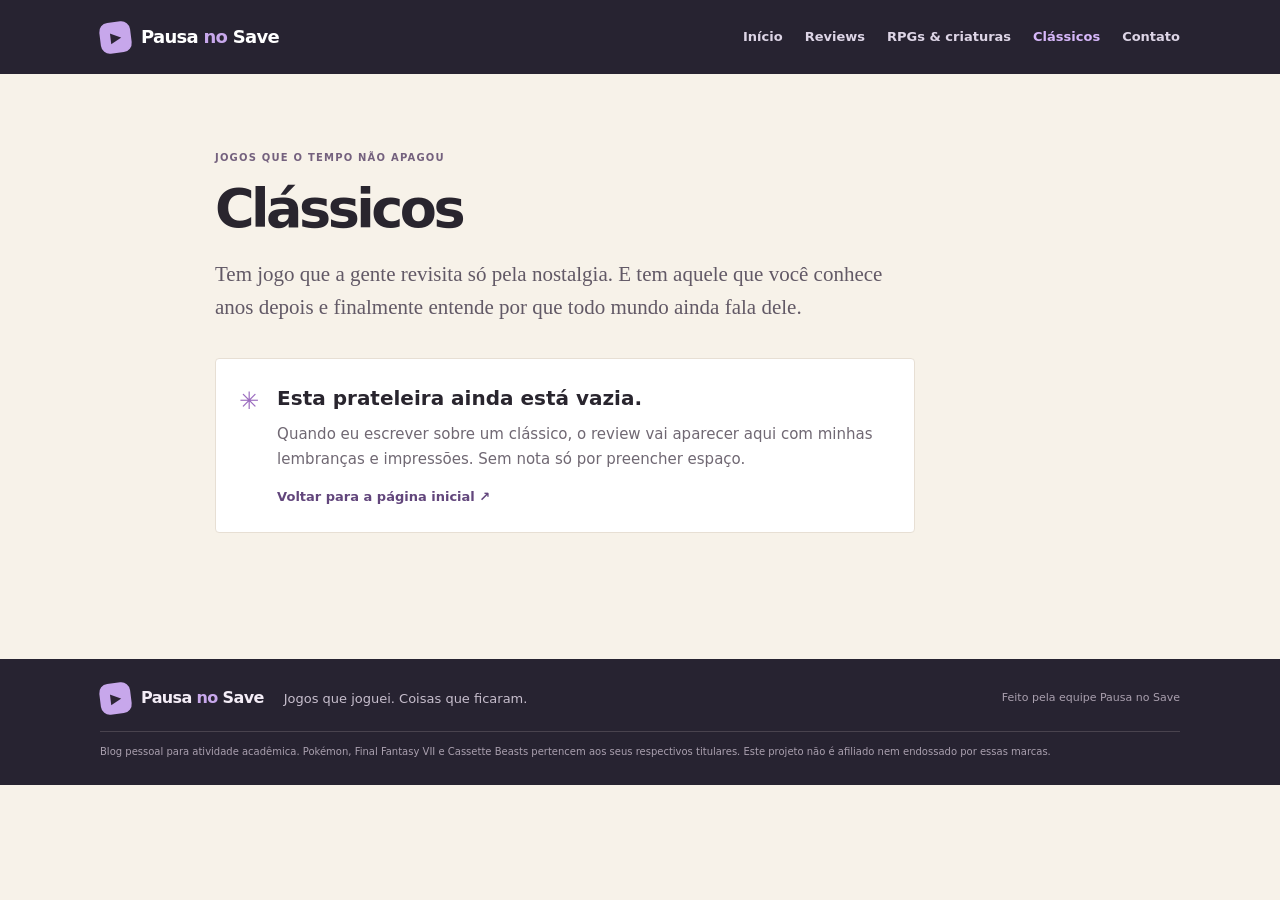
<file: classicos.html>
<!doctype html>
<html lang="pt-BR">
  <head>
    <meta charset="utf-8">
    <meta name="viewport" content="width=device-width,initial-scale=1">
    <meta name="description" content="Reviews de jogos clássicos e lembranças de videogame.">
    <meta name="theme-color" content="#f7f2e9">
    <title>Clássicos | Pausa no Save</title>
    <link rel="stylesheet" href="styles.css">
    <script src="script.js" defer></script>
  </head>
  <body>
     <a class="skip" href="#main">Pular para o conteúdo</a>
    <header class="site-header">
      <div class="header-inner">
         <a class="brand" href="index.html"><span class="brand-icon" aria-hidden="true">▶</span><span>Pausa <i>no</i> Save</span></a>
        <button class="menu-toggle" aria-expanded="false" aria-controls="main-nav"><span class="sr-only">Abrir menu</span><b></b><b></b><b></b> </button>
        <nav id="main-nav" aria-label="Navegação principal">
          <a href="index.html">Início</a>
          <a href="reviews.html">Reviews</a>
          <a href="rpgs.html">RPGs & criaturas</a>
          <a href="classicos.html" aria-current="page" class="active">Clássicos</a>
          <a href="contato.html">Contato</a>
        </nav>
      </div>
    </header>
    <main id="main">
      <section class="simple-page wrap">
        <p class="kicker">JOGOS QUE O TEMPO NÃO APAGOU </p>
        <h1>Clássicos </h1>
        <p class="dek">Tem jogo que a gente revisita só pela nostalgia. E tem aquele que você conhece anos depois e finalmente entende por que todo mundo ainda fala dele. </p>
        <div class="empty-note">
           <span>✳</span>
          <div>
            <h2>Esta prateleira ainda está vazia. </h2>
            <p>Quando eu escrever sobre um clássico, o review vai aparecer aqui com minhas lembranças e impressões. Sem nota só por preencher espaço. </p>
             <a href="index.html">Voltar para a página inicial ↗</a>
          </div>
        </div>
      </section>
    </main>
    <footer class="footer">
      <div class="wrap footer-top">
         <a class="brand" href="index.html"><span class="brand-icon">▶</span><span>Pausa <i>no</i> Save</span></a>
        <p>Jogos que joguei. Coisas que ficaram. </p>
         <span>Feito pela equipe Pausa no Save</span>
      </div>
      <div class="wrap legal">
         Blog pessoal para atividade acadêmica. Pokémon, Final Fantasy VII e Cassette Beasts pertencem aos seus respectivos titulares. Este projeto não é afiliado nem endossado por essas marcas.
      </div>
    </footer>
  </body>
</html>
</file>
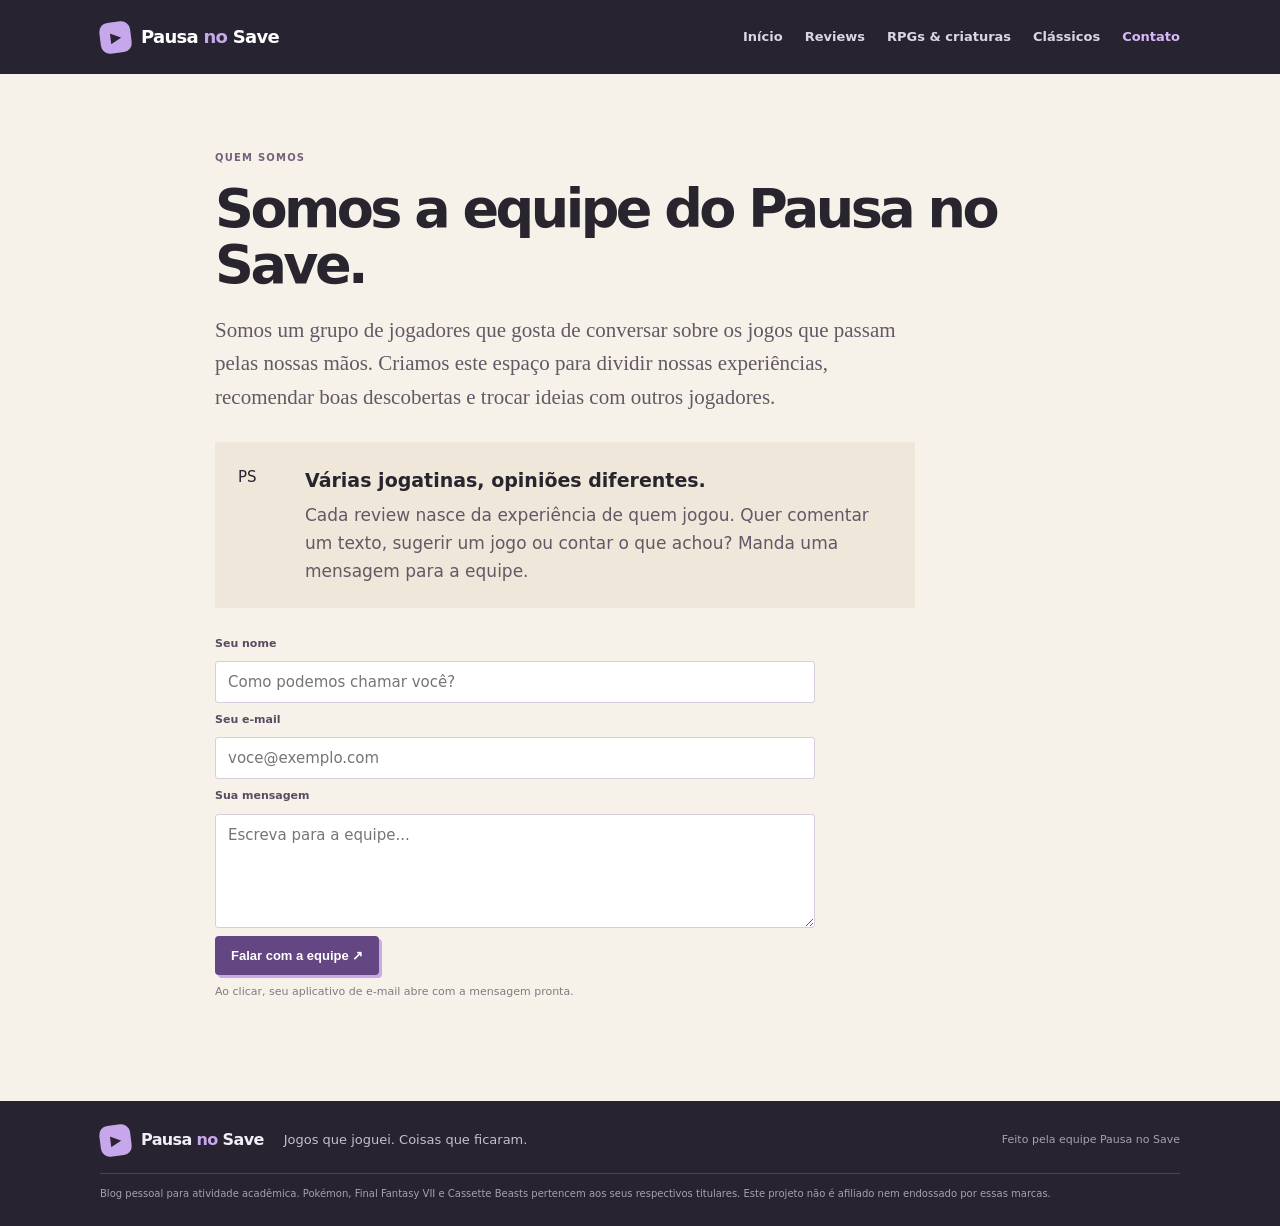
<file: contato.html>
<!doctype html>
<html lang="pt-BR">
  <head>
    <meta charset="utf-8">
    <meta name="viewport" content="width=device-width,initial-scale=1">
    <meta name="description" content="Conheça a equipe do Pausa no Save e envie uma mensagem.">
    <meta name="theme-color" content="#f7f2e9">
    <title>Contato | Pausa no Save</title>
    <link rel="stylesheet" href="styles.css">
    <script src="script.js" defer></script>
  </head>
  <body>
     <a class="skip" href="#main">Pular para o conteúdo</a>
    <header class="site-header">
      <div class="header-inner">
         <a class="brand" href="index.html"><span class="brand-icon" aria-hidden="true">▶</span><span>Pausa <i>no</i> Save</span></a>
        <button class="menu-toggle" aria-expanded="false" aria-controls="main-nav"><span class="sr-only">Abrir menu</span><b></b><b></b><b></b> </button>
        <nav id="main-nav" aria-label="Navegação principal">
          <a href="index.html">Início</a>
          <a href="reviews.html">Reviews</a>
          <a href="rpgs.html">RPGs & criaturas</a>
          <a href="classicos.html">Clássicos</a>
          <a href="contato.html" aria-current="page" class="active">Contato</a>
        </nav>
      </div>
    </header>
    <main id="main">
      <section class="simple-page wrap about-page">
        <p class="kicker">QUEM SOMOS </p>
        <h1>Somos a equipe do Pausa no Save. </h1>
        <p class="dek">Somos um grupo de jogadores que gosta de conversar sobre os jogos que passam pelas nossas mãos. Criamos este espaço para dividir nossas experiências, recomendar boas descobertas e trocar ideias com outros jogadores. </p>
        <div class="about-card">
           <span class="avatar avatar-large">PS</span>
          <div>
            <h2>Várias jogatinas, opiniões diferentes. </h2>
            <p>Cada review nasce da experiência de quem jogou. Quer comentar um texto, sugerir um jogo ou contar o que achou? Manda uma mensagem para a equipe. </p>
          </div>
        </div>
        <form id="contact-form" class="contact-form">
          <label for="name">Seu nome </label>
          <input id="name" name="name" required placeholder="Como podemos chamar você?">
          <label for="email">Seu e-mail </label>
          <input id="email" name="email" type="email" required placeholder="voce@exemplo.com">
          <label for="message">Sua mensagem </label>
           <textarea id="message" name="message" rows="5" required placeholder="Escreva para a equipe..."></textarea>
          <button class="button">Falar com a equipe ↗ </button>
          <small>Ao clicar, seu aplicativo de e-mail abre com a mensagem pronta. </small>
        </form>
      </section>
    </main>
    <footer class="footer">
      <div class="wrap footer-top">
         <a class="brand" href="index.html"><span class="brand-icon">▶</span><span>Pausa <i>no</i> Save</span></a>
        <p>Jogos que joguei. Coisas que ficaram. </p>
         <span>Feito pela equipe Pausa no Save</span>
      </div>
      <div class="wrap legal">
         Blog pessoal para atividade acadêmica. Pokémon, Final Fantasy VII e Cassette Beasts pertencem aos seus respectivos titulares. Este projeto não é afiliado nem endossado por essas marcas.
      </div>
    </footer>
  </body>
</html>
</file>
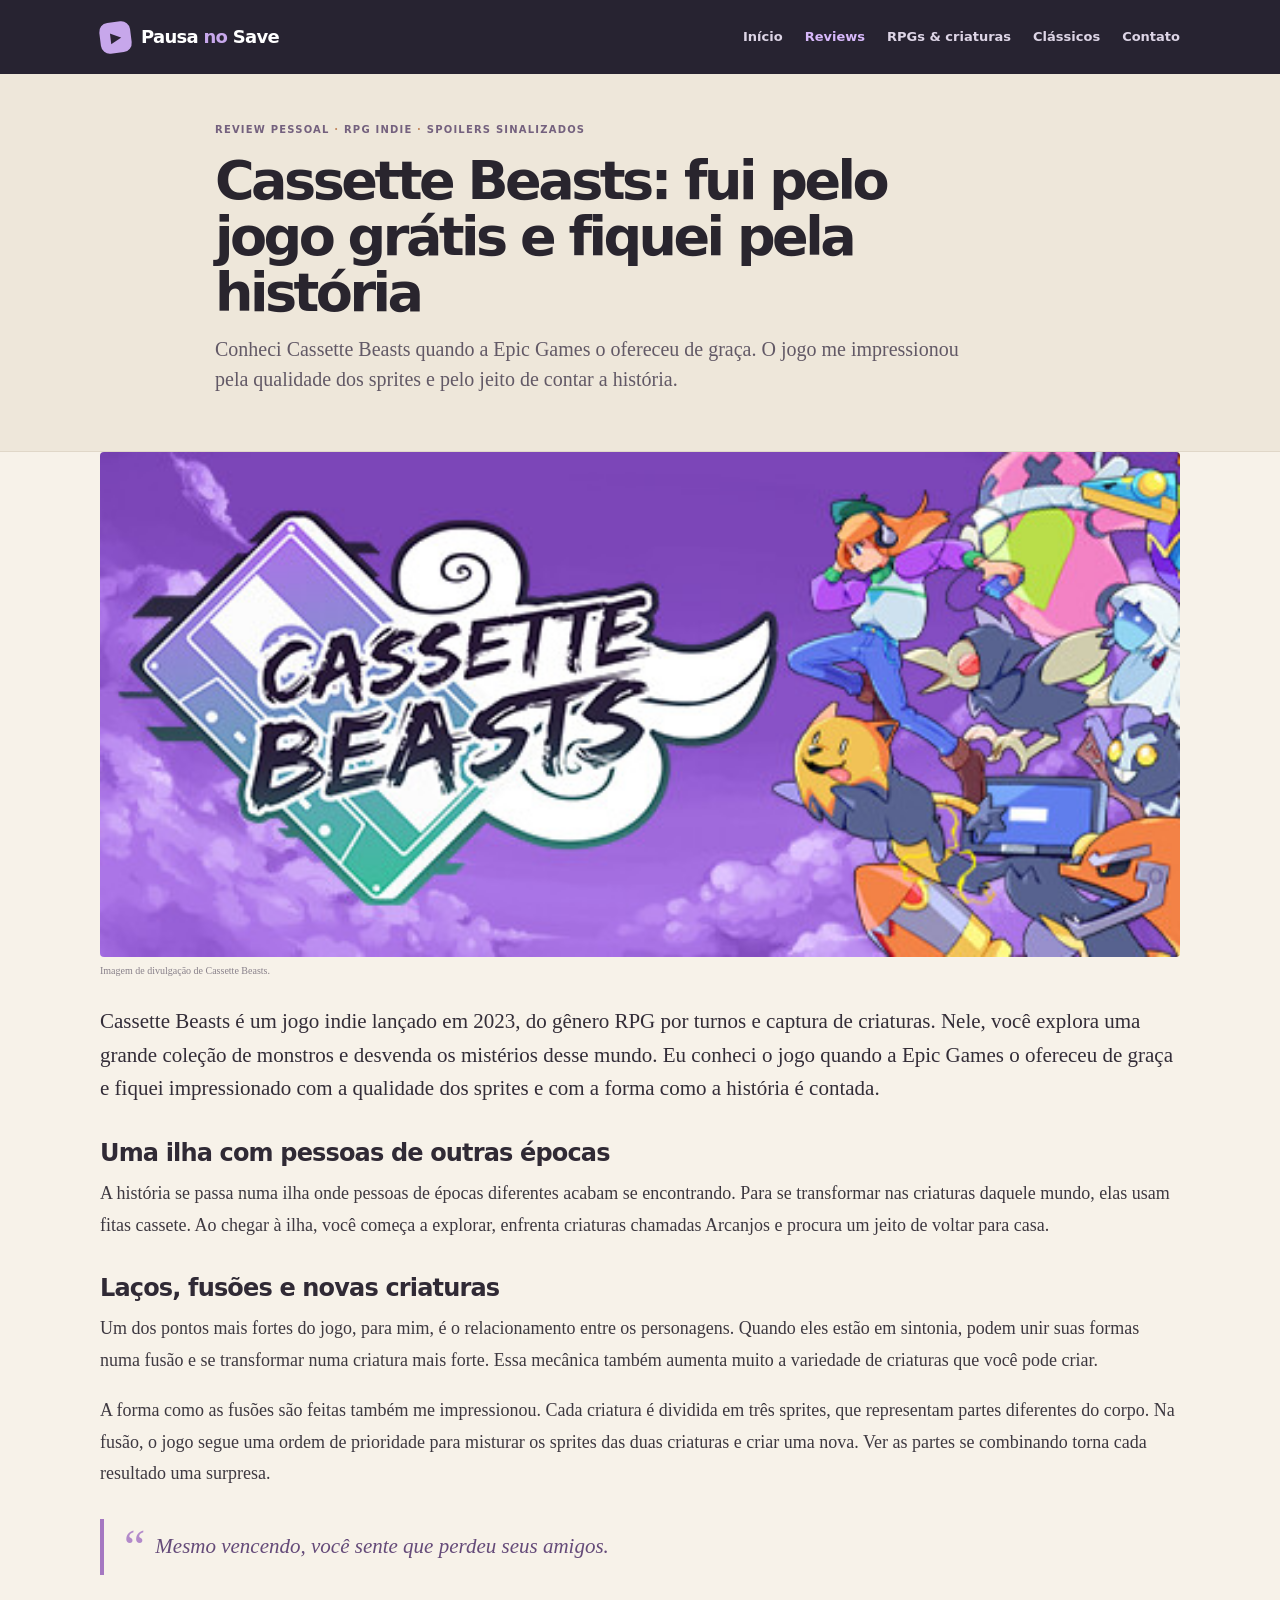
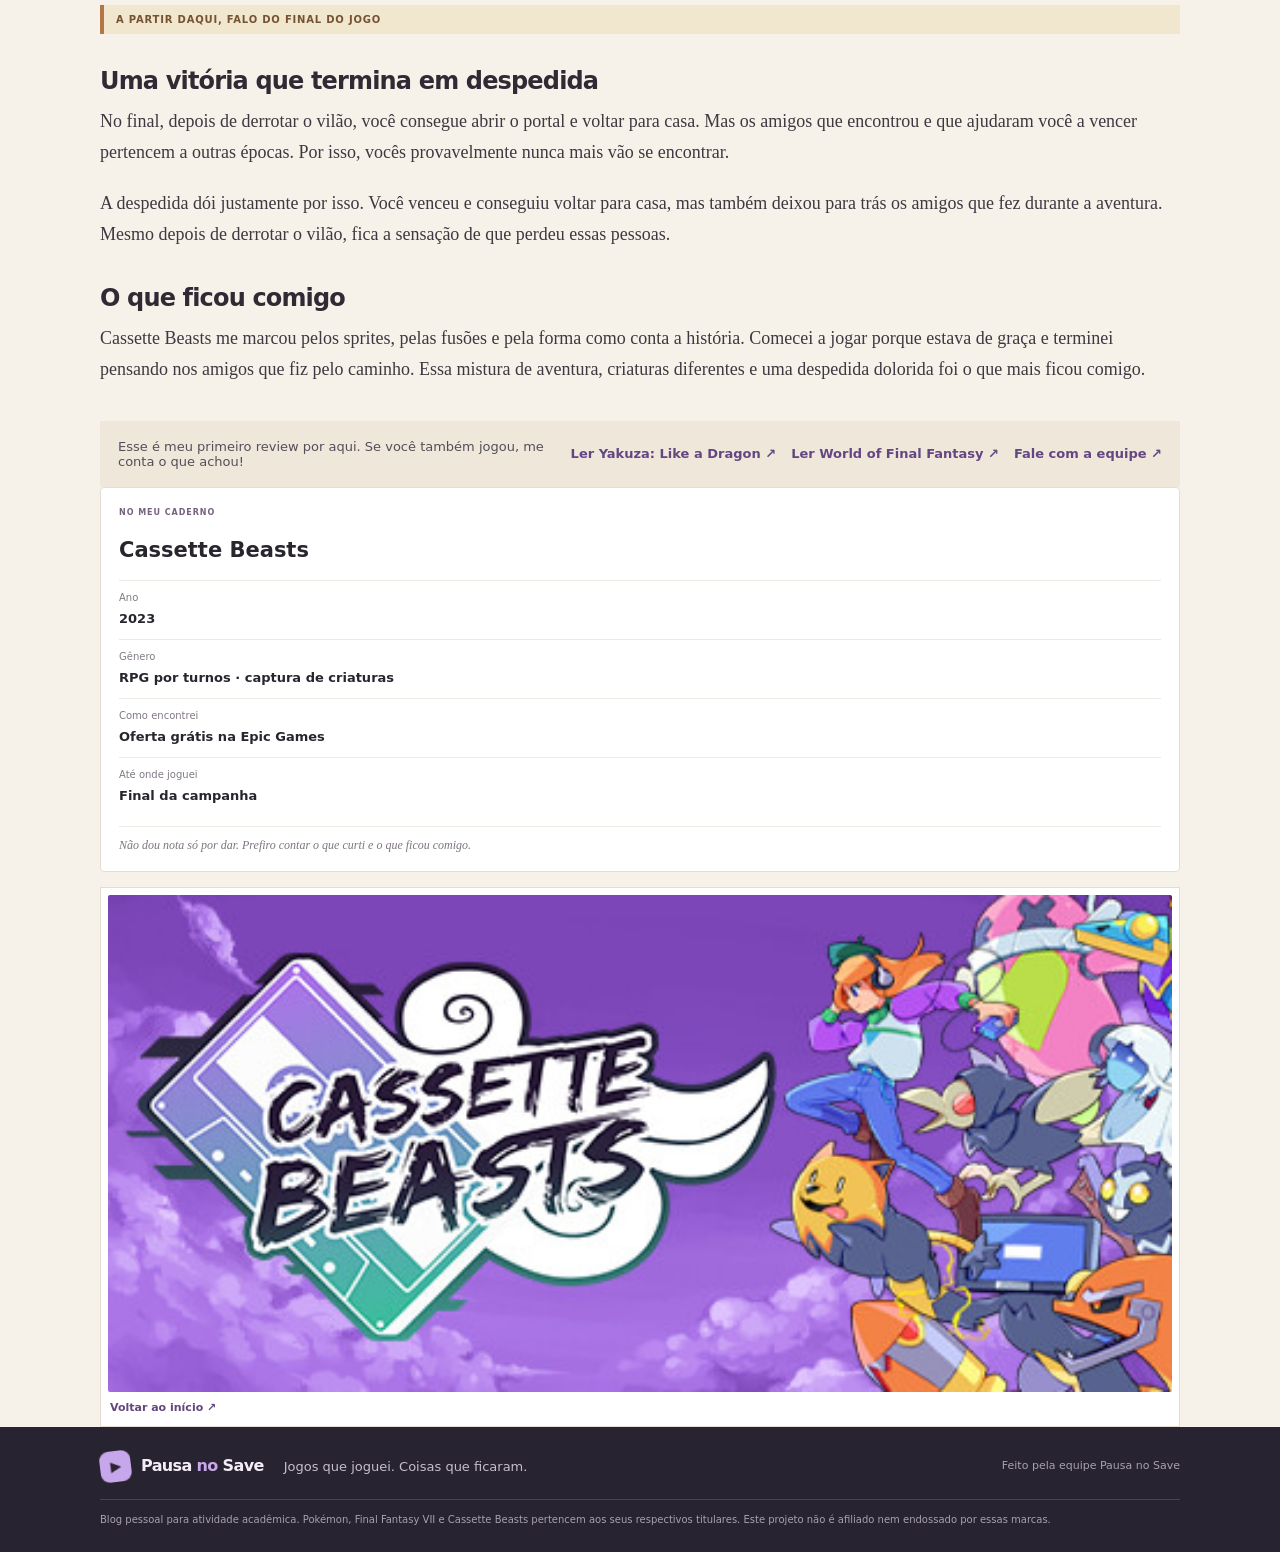
<file: reviews.html>
<!doctype html>
<html lang="pt-BR">
  <head>
    <meta charset="utf-8">
    <meta name="viewport" content="width=device-width,initial-scale=1">
    <meta name="description" content="Review pessoal de Cassette Beasts, RPG indie de captura de criaturas.">
    <meta name="theme-color" content="#f7f2e9">
    <title>Review de Cassette Beasts | Pausa no Save</title>
    <link rel="stylesheet" href="styles.css">
    <script src="script.js" defer></script>
  </head>
  <body>
     <a class="skip" href="#main">Pular para o conteúdo</a>
    <header class="site-header">
      <div class="header-inner">
         <a class="brand" href="index.html"><span class="brand-icon" aria-hidden="true">▶</span><span>Pausa <i>no</i> Save</span></a>
        <button class="menu-toggle" aria-expanded="false" aria-controls="main-nav"><span class="sr-only">Abrir menu</span><b></b><b></b><b></b> </button>
        <nav id="main-nav" aria-label="Navegação principal">
          <a href="index.html">Início</a>
          <a href="reviews.html" aria-current="page" class="active">Reviews</a>
          <a href="rpgs.html">RPGs & criaturas</a>
          <a href="classicos.html">Clássicos</a>
          <a href="contato.html">Contato</a>
        </nav>
      </div>
    </header>
    <main id="main">
      <section class="article-hero">
        <div class="wrap">
          <p class="kicker">REVIEW PESSOAL <span>·</span> RPG INDIE <span>·</span> SPOILERS SINALIZADOS </p>
          <h1>Cassette Beasts: fui pelo jogo grátis e fiquei pela história </h1>
          <p class="dek">Conheci Cassette Beasts quando a Epic Games o ofereceu de graça. O jogo me impressionou pela qualidade dos sprites e pelo jeito de contar a história. </p>
        </div>
      </section>
      <article class="review-layout wrap">
        <div class="review-main">
          <figure class="article-cover">
            <img src="assets/cassette-beasts-cover.png" alt="Arte de divulgação de Cassette Beasts">
            <figcaption>Imagem de divulgação de Cassette Beasts. </figcaption>
          </figure>
          <p class="article-intro">Cassette Beasts é um jogo indie lançado em 2023, do gênero RPG por turnos e captura de criaturas. Nele, você explora uma grande coleção de monstros e desvenda os mistérios desse mundo. Eu conheci o jogo quando a Epic Games o ofereceu de graça e fiquei impressionado com a qualidade dos sprites e com a forma como a história é contada. </p>
          <h2>Uma ilha com pessoas de outras épocas </h2>
          <p>A história se passa numa ilha onde pessoas de épocas diferentes acabam se encontrando. Para se transformar nas criaturas daquele mundo, elas usam fitas cassete. Ao chegar à ilha, você começa a explorar, enfrenta criaturas chamadas Arcanjos e procura um jeito de voltar para casa. </p>
          <h2>Laços, fusões e novas criaturas </h2>
          <p>Um dos pontos mais fortes do jogo, para mim, é o relacionamento entre os personagens. Quando eles estão em sintonia, podem unir suas formas numa fusão e se transformar numa criatura mais forte. Essa mecânica também aumenta muito a variedade de criaturas que você pode criar. </p>
          <p>A forma como as fusões são feitas também me impressionou. Cada criatura é dividida em três sprites, que representam partes diferentes do corpo. Na fusão, o jogo segue uma ordem de prioridade para misturar os sprites das duas criaturas e criar uma nova. Ver as partes se combinando torna cada resultado uma surpresa. </p>
          <aside class="pullquote">
             <span>“</span>
            <p>Mesmo vencendo, você sente que perdeu seus amigos. </p>
          </aside>
          <div class="spoiler-label">
             A PARTIR DAQUI, FALO DO FINAL DO JOGO
          </div>
          <h2>Uma vitória que termina em despedida </h2>
          <p>No final, depois de derrotar o vilão, você consegue abrir o portal e voltar para casa. Mas os amigos que encontrou e que ajudaram você a vencer pertencem a outras épocas. Por isso, vocês provavelmente nunca mais vão se encontrar. </p>
          <p>A despedida dói justamente por isso. Você venceu e conseguiu voltar para casa, mas também deixou para trás os amigos que fez durante a aventura. Mesmo depois de derrotar o vilão, fica a sensação de que perdeu essas pessoas. </p>
          <h2>O que ficou comigo </h2>
          <p>Cassette Beasts me marcou pelos sprites, pelas fusões e pela forma como conta a história. Comecei a jogar porque estava de graça e terminei pensando nos amigos que fiz pelo caminho. Essa mistura de aventura, criaturas diferentes e uma despedida dolorida foi o que mais ficou comigo. </p>
          <div class="article-end">
             <span>Esse é meu primeiro review por aqui. Se você também jogou, me conta o que achou!</span><a href="yakuza.html">Ler Yakuza: Like a Dragon ↗</a><a href="world-of-final-fantasy.html">Ler World of Final Fantasy ↗</a><a href="contato.html">Fale com a equipe ↗</a>
          </div>
        </div>
        <aside class="review-aside">
          <div class="game-note">
            <p class="kicker">NO MEU CADERNO </p>
            <h3>Cassette Beasts </h3>
            <dl>
              <div>
                <dt>Ano</dt>
                <dd>2023</dd>
              </div>
              <div>
                <dt>Gênero</dt>
                <dd>RPG por turnos · captura de criaturas</dd>
              </div>
              <div>
                <dt>Como encontrei</dt>
                <dd>Oferta grátis na Epic Games</dd>
              </div>
              <div>
                <dt>Até onde joguei</dt>
                <dd>Final da campanha</dd>
              </div>
            </dl>
            <p class="note">Não dou nota só por dar. Prefiro contar o que curti e o que ficou comigo. </p>
          </div>
           <a class="aside-cover" href="index.html">
          <img src="assets/cassette-beasts-cover.png" alt="Arte de Cassette Beasts">
           <span>Voltar ao início ↗</span></a>
        </aside>
      </article>
    </main>
    <footer class="footer">
      <div class="wrap footer-top">
         <a class="brand" href="index.html"><span class="brand-icon">▶</span><span>Pausa <i>no</i> Save</span></a>
        <p>Jogos que joguei. Coisas que ficaram. </p>
         <span>Feito pela equipe Pausa no Save</span>
      </div>
      <div class="wrap legal">
         Blog pessoal para atividade acadêmica. Pokémon, Final Fantasy VII e Cassette Beasts pertencem aos seus respectivos titulares. Este projeto não é afiliado nem endossado por essas marcas.
      </div>
    </footer>
  </body>
</html>
</file>
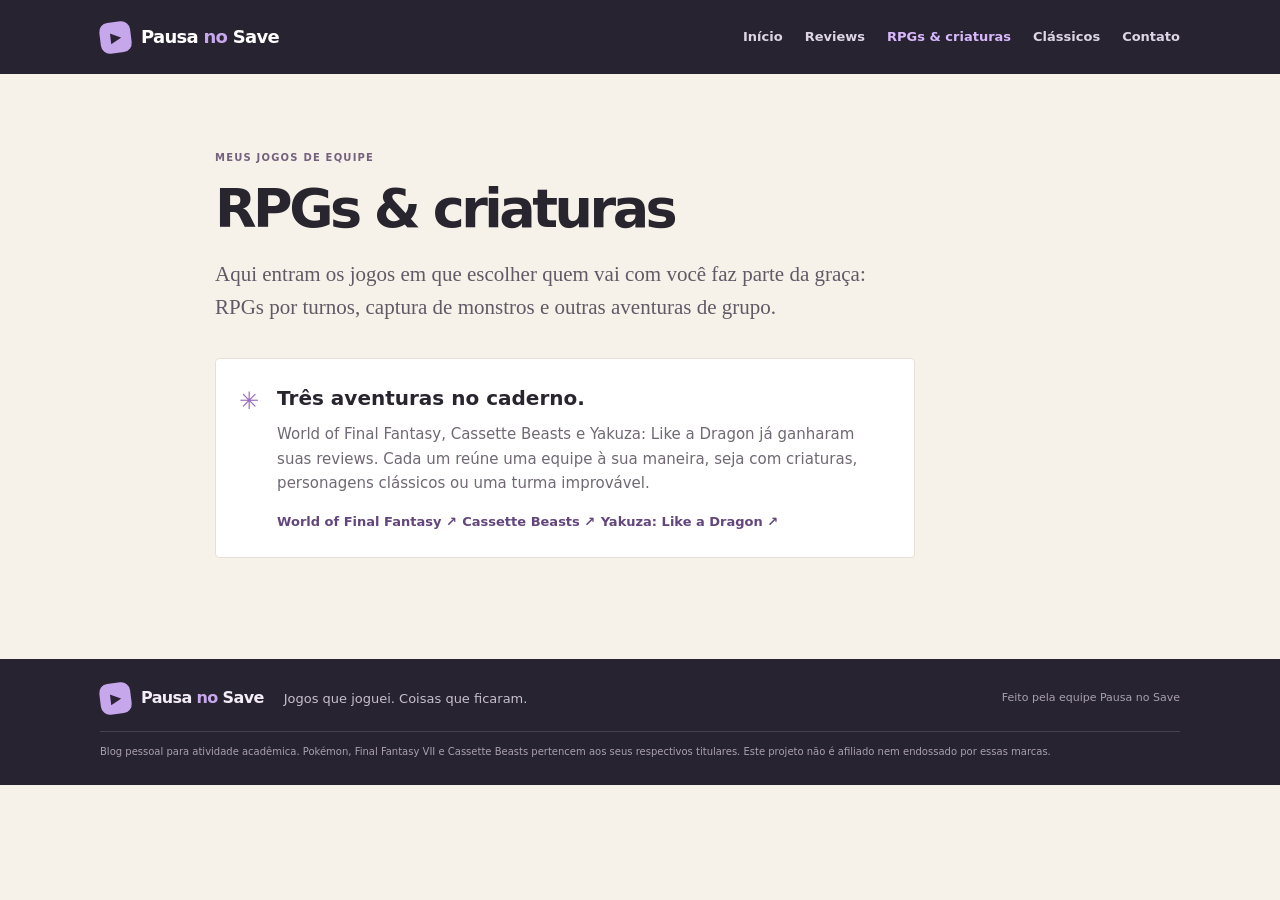
<file: rpgs.html>
<!doctype html>
<html lang="pt-BR">
  <head>
    <meta charset="utf-8">
    <meta name="viewport" content="width=device-width,initial-scale=1">
    <meta name="description" content="Reviews de RPGs por turnos e jogos de captura de criaturas.">
    <meta name="theme-color" content="#f7f2e9">
    <title>RPGs & criaturas | Pausa no Save</title>
    <link rel="stylesheet" href="styles.css">
    <script src="script.js" defer></script>
  </head>
  <body>
     <a class="skip" href="#main">Pular para o conteúdo</a>
    <header class="site-header">
      <div class="header-inner">
         <a class="brand" href="index.html"><span class="brand-icon" aria-hidden="true">▶</span><span>Pausa <i>no</i> Save</span></a>
        <button class="menu-toggle" aria-expanded="false" aria-controls="main-nav"><span class="sr-only">Abrir menu</span><b></b><b></b><b></b> </button>
        <nav id="main-nav" aria-label="Navegação principal">
          <a href="index.html">Início</a>
          <a href="reviews.html">Reviews</a>
          <a href="rpgs.html" aria-current="page" class="active">RPGs & criaturas</a>
          <a href="classicos.html">Clássicos</a>
          <a href="contato.html">Contato</a>
        </nav>
      </div>
    </header>
    <main id="main">
      <section class="simple-page wrap">
        <p class="kicker">MEUS JOGOS DE EQUIPE </p>
        <h1>RPGs & criaturas </h1>
        <p class="dek">Aqui entram os jogos em que escolher quem vai com você faz parte da graça: RPGs por turnos, captura de monstros e outras aventuras de grupo. </p>
        <div class="empty-note">
          <span>✳</span>
          <div>
            <h2>Três aventuras no caderno.</h2>
            <p>World of Final Fantasy, Cassette Beasts e Yakuza: Like a Dragon já ganharam suas reviews. Cada um reúne uma equipe à sua maneira, seja com criaturas, personagens clássicos ou uma turma improvável.</p>
            <a href="world-of-final-fantasy.html">World of Final Fantasy ↗</a>
            <a href="reviews.html">Cassette Beasts ↗</a>
            <a href="yakuza.html">Yakuza: Like a Dragon ↗</a>
          </div>
        </div>
      </section>
    </main>
    <footer class="footer">
      <div class="wrap footer-top">
         <a class="brand" href="index.html"><span class="brand-icon">▶</span><span>Pausa <i>no</i> Save</span></a>
        <p>Jogos que joguei. Coisas que ficaram. </p>
         <span>Feito pela equipe Pausa no Save</span>
      </div>
      <div class="wrap legal">
         Blog pessoal para atividade acadêmica. Pokémon, Final Fantasy VII e Cassette Beasts pertencem aos seus respectivos titulares. Este projeto não é afiliado nem endossado por essas marcas.
      </div>
    </footer>
  </body>
</html>
</file>
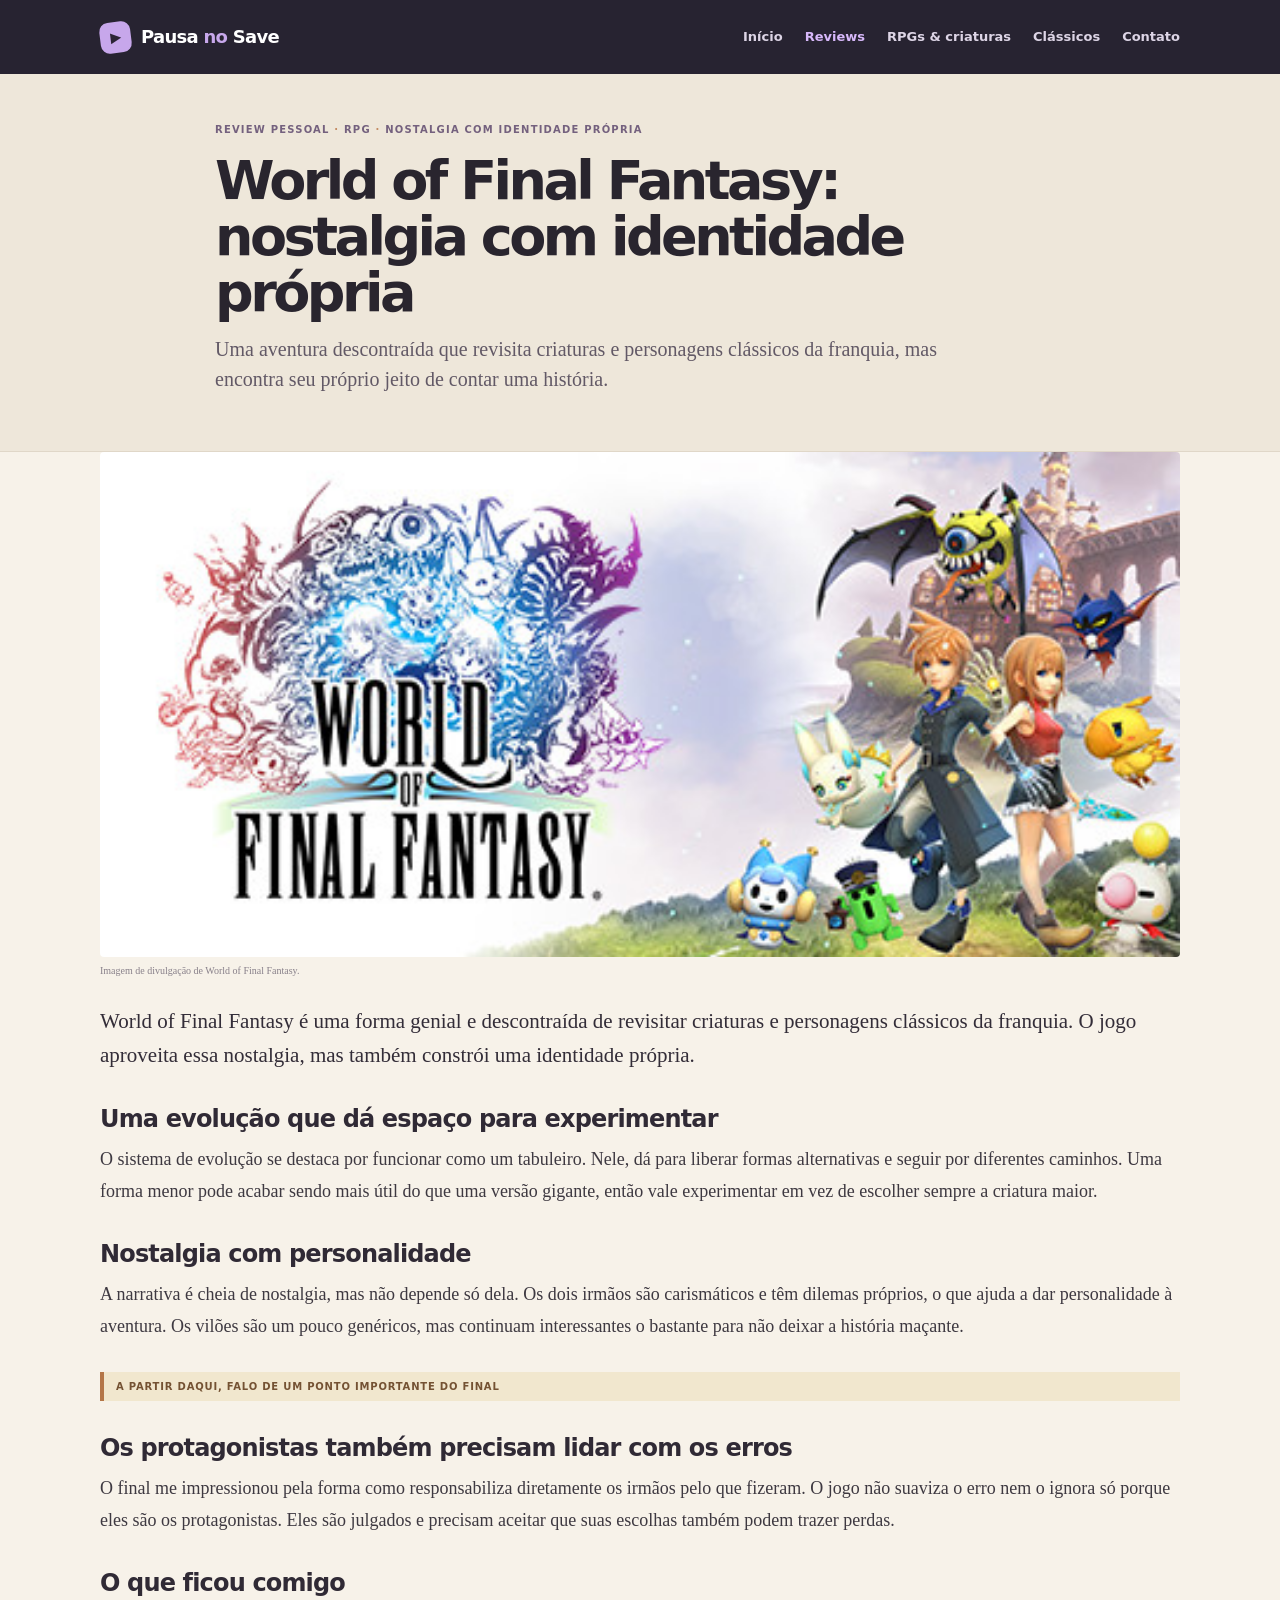
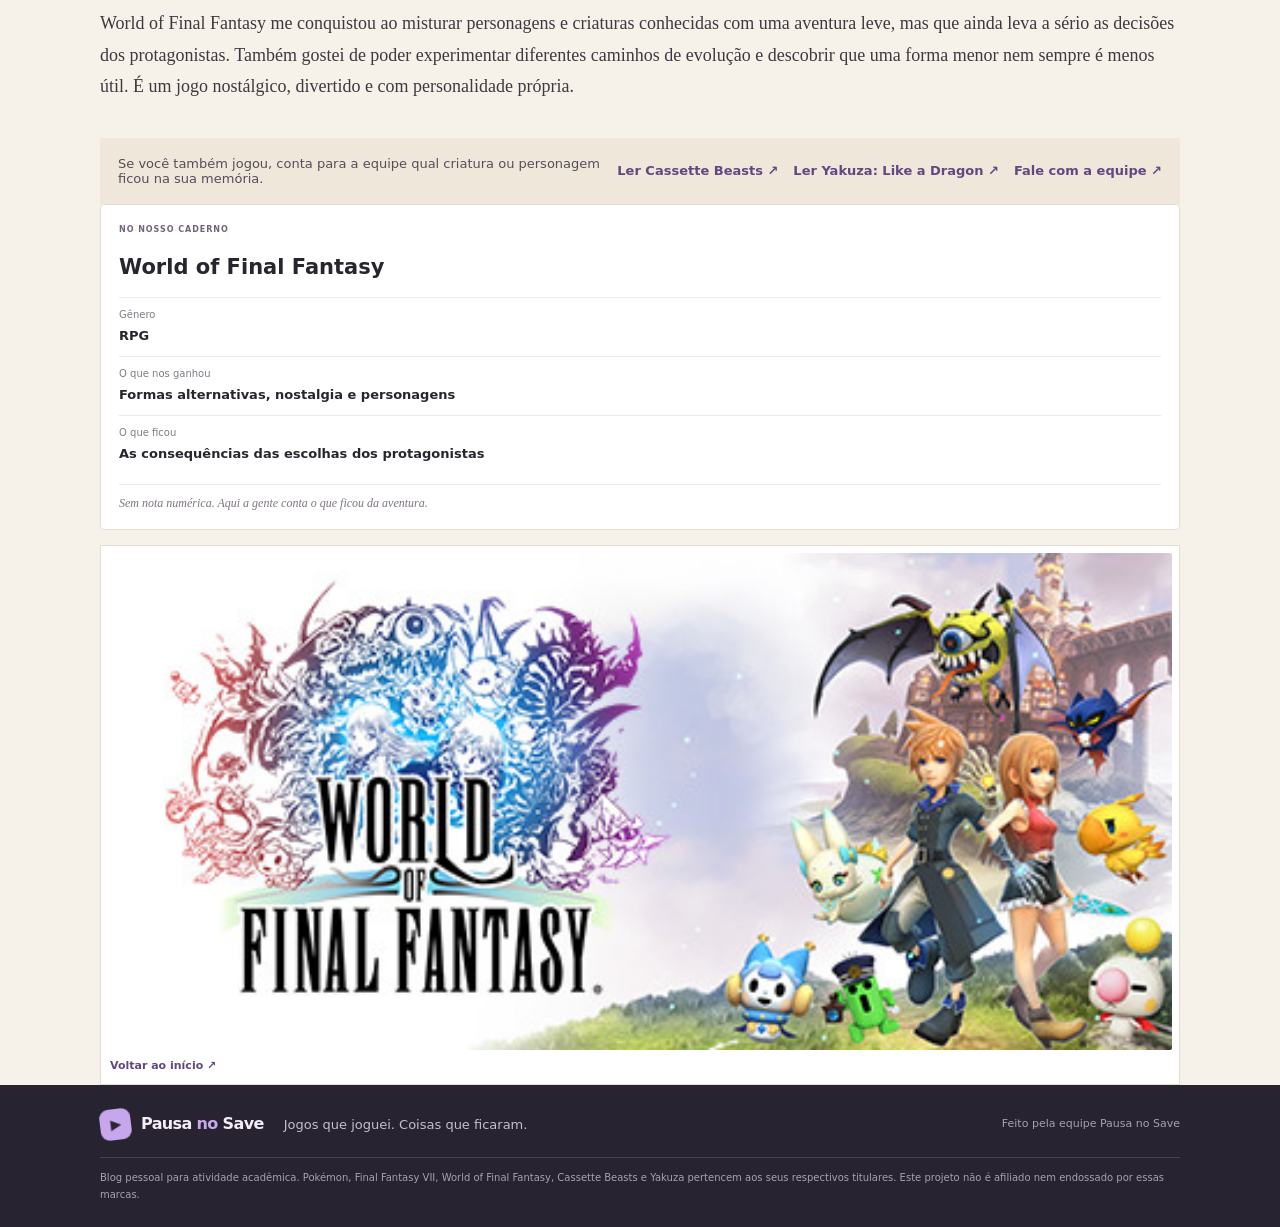
<file: world-of-final-fantasy.html>
<!doctype html>
<html lang="pt-BR">
  <head>
    <meta charset="utf-8">
    <meta name="viewport" content="width=device-width, initial-scale=1">
    <meta name="description" content="Review pessoal de World of Final Fantasy, uma aventura nostálgica com identidade própria.">
    <meta name="theme-color" content="#f7f2e9">
    <title>Review de World of Final Fantasy | Pausa no Save</title>
    <link rel="stylesheet" href="styles.css">
    <script src="script.js" defer></script>
  </head>
  <body>
    <a class="skip" href="#main">Pular para o conteúdo</a>
    <header class="site-header">
      <div class="header-inner">
        <a class="brand" href="index.html"><span class="brand-icon" aria-hidden="true">▶</span><span>Pausa <i>no</i> Save</span></a>
        <button class="menu-toggle" aria-expanded="false" aria-controls="main-nav"><span class="sr-only">Abrir menu</span><b></b><b></b><b></b></button>
        <nav id="main-nav" aria-label="Navegação principal">
          <a href="index.html">Início</a>
          <a href="reviews.html" aria-current="page" class="active">Reviews</a>
          <a href="rpgs.html">RPGs & criaturas</a>
          <a href="classicos.html">Clássicos</a>
          <a href="contato.html">Contato</a>
        </nav>
      </div>
    </header>
    <main id="main">
      <section class="article-hero">
        <div class="wrap">
          <p class="kicker">REVIEW PESSOAL <span>·</span> RPG <span>·</span> NOSTALGIA COM IDENTIDADE PRÓPRIA</p>
          <h1>World of Final Fantasy: nostalgia com identidade própria</h1>
          <p class="dek">Uma aventura descontraída que revisita criaturas e personagens clássicos da franquia, mas encontra seu próprio jeito de contar uma história.</p>
        </div>
      </section>
      <article class="review-layout wrap">
        <div class="review-main">
          <figure class="article-cover">
            <img src="assets/world-of-final-fantasy-cover.png" alt="Arte de World of Final Fantasy com seus protagonistas e criaturas">
            <figcaption>Imagem de divulgação de World of Final Fantasy.</figcaption>
          </figure>
          <p class="article-intro">World of Final Fantasy é uma forma genial e descontraída de revisitar criaturas e personagens clássicos da franquia. O jogo aproveita essa nostalgia, mas também constrói uma identidade própria.</p>
          <h2>Uma evolução que dá espaço para experimentar</h2>
          <p>O sistema de evolução se destaca por funcionar como um tabuleiro. Nele, dá para liberar formas alternativas e seguir por diferentes caminhos. Uma forma menor pode acabar sendo mais útil do que uma versão gigante, então vale experimentar em vez de escolher sempre a criatura maior.</p>
          <h2>Nostalgia com personalidade</h2>
          <p>A narrativa é cheia de nostalgia, mas não depende só dela. Os dois irmãos são carismáticos e têm dilemas próprios, o que ajuda a dar personalidade à aventura. Os vilões são um pouco genéricos, mas continuam interessantes o bastante para não deixar a história maçante.</p>
          <div class="spoiler-label">A PARTIR DAQUI, FALO DE UM PONTO IMPORTANTE DO FINAL</div>
          <h2>Os protagonistas também precisam lidar com os erros</h2>
          <p>O final me impressionou pela forma como responsabiliza diretamente os irmãos pelo que fizeram. O jogo não suaviza o erro nem o ignora só porque eles são os protagonistas. Eles são julgados e precisam aceitar que suas escolhas também podem trazer perdas.</p>
          <h2>O que ficou comigo</h2>
          <p>World of Final Fantasy me conquistou ao misturar personagens e criaturas conhecidas com uma aventura leve, mas que ainda leva a sério as decisões dos protagonistas. Também gostei de poder experimentar diferentes caminhos de evolução e descobrir que uma forma menor nem sempre é menos útil. É um jogo nostálgico, divertido e com personalidade própria.</p>
          <div class="article-end">
            <span>Se você também jogou, conta para a equipe qual criatura ou personagem ficou na sua memória.</span>
            <a href="reviews.html">Ler Cassette Beasts ↗</a>
            <a href="yakuza.html">Ler Yakuza: Like a Dragon ↗</a>
            <a href="contato.html">Fale com a equipe ↗</a>
          </div>
        </div>
        <aside class="review-aside">
          <div class="game-note">
            <p class="kicker">NO NOSSO CADERNO</p>
            <h3>World of Final Fantasy</h3>
            <dl>
              <div>
                <dt>Gênero</dt>
                <dd>RPG</dd>
              </div>
              <div>
                <dt>O que nos ganhou</dt>
                <dd>Formas alternativas, nostalgia e personagens</dd>
              </div>
              <div>
                <dt>O que ficou</dt>
                <dd>As consequências das escolhas dos protagonistas</dd>
              </div>
            </dl>
            <p class="note">Sem nota numérica. Aqui a gente conta o que ficou da aventura.</p>
          </div>
          <a class="aside-cover" href="index.html">
            <img src="assets/world-of-final-fantasy-cover.png" alt="Arte de World of Final Fantasy">
            <span>Voltar ao início ↗</span>
          </a>
        </aside>
      </article>
    </main>
    <footer class="footer">
      <div class="wrap footer-top">
        <a class="brand" href="index.html"><span class="brand-icon">▶</span><span>Pausa <i>no</i> Save</span></a>
        <p>Jogos que joguei. Coisas que ficaram.</p>
        <span>Feito pela equipe Pausa no Save</span>
      </div>
      <div class="wrap legal">
        Blog pessoal para atividade acadêmica. Pokémon, Final Fantasy VII, World of Final Fantasy, Cassette Beasts e Yakuza pertencem aos seus respectivos titulares. Este projeto não é afiliado nem endossado por essas marcas.
      </div>
    </footer>
  </body>
</html>
</file>
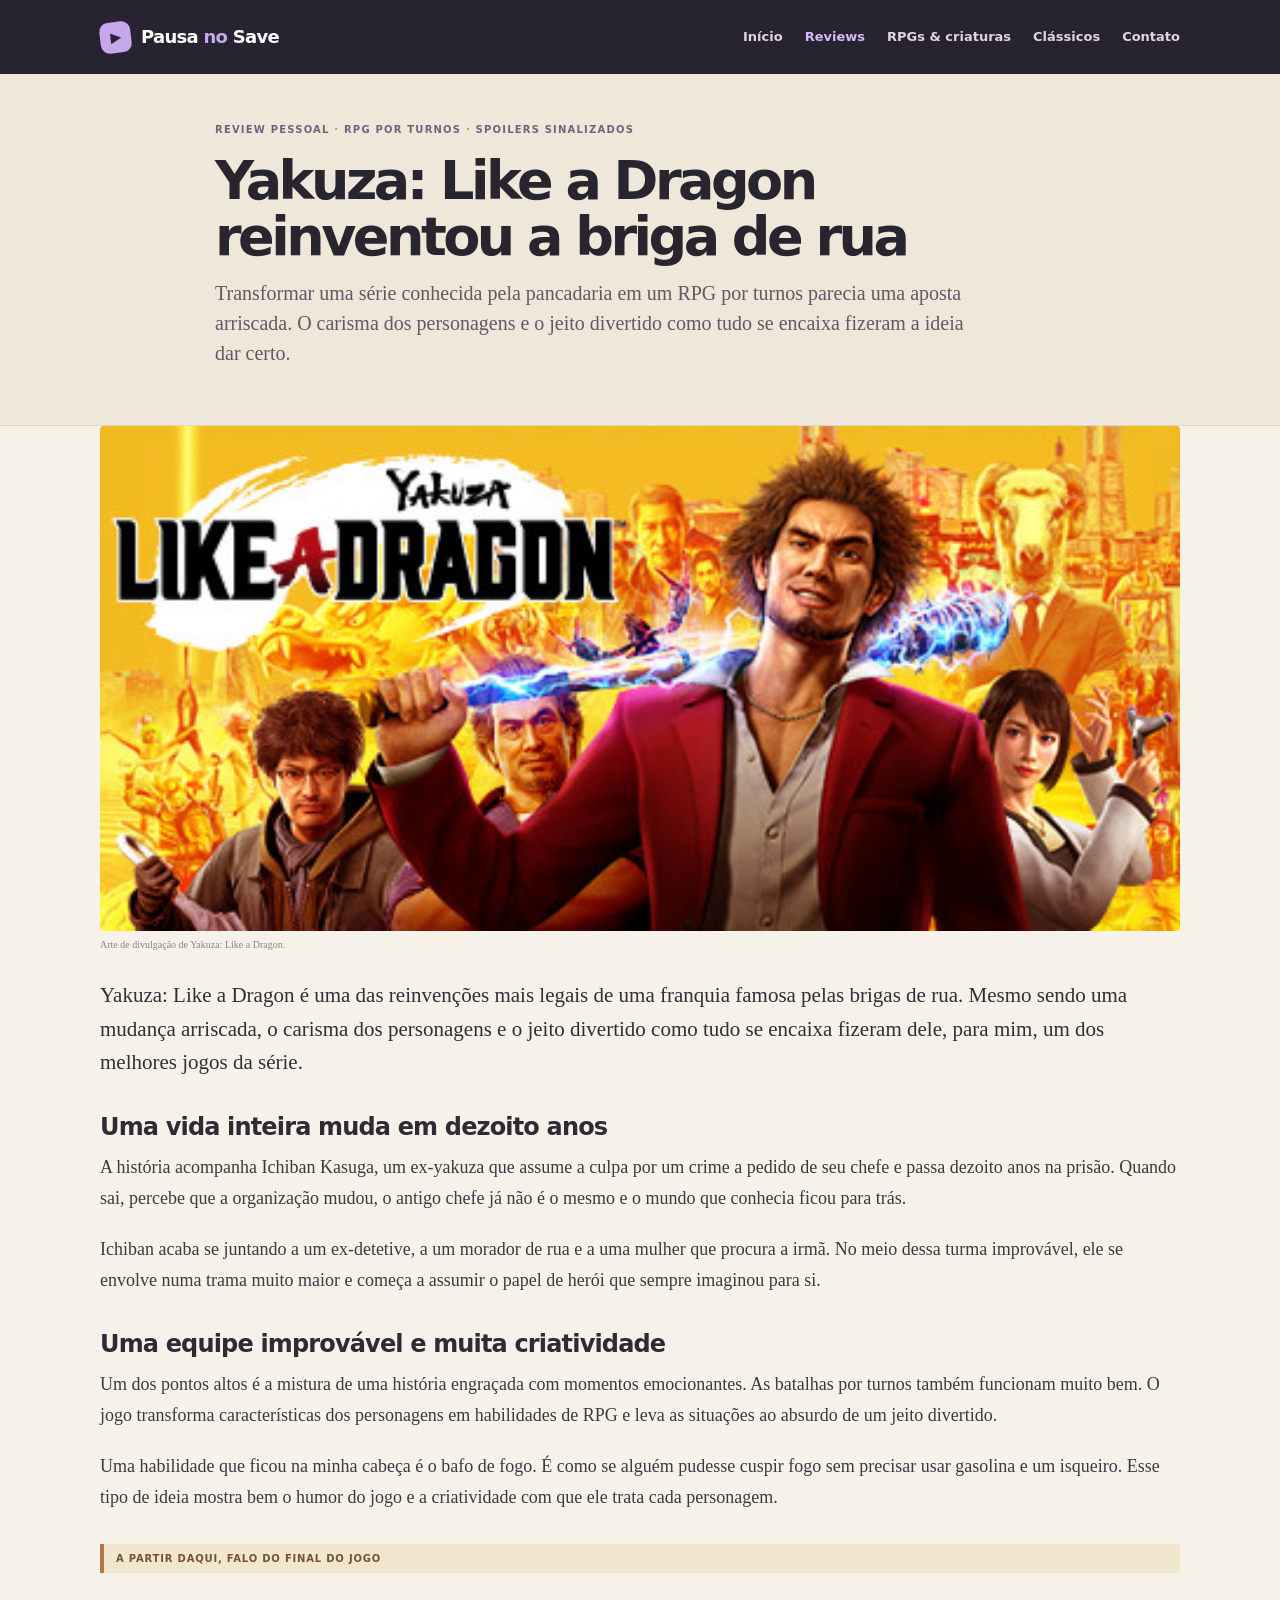
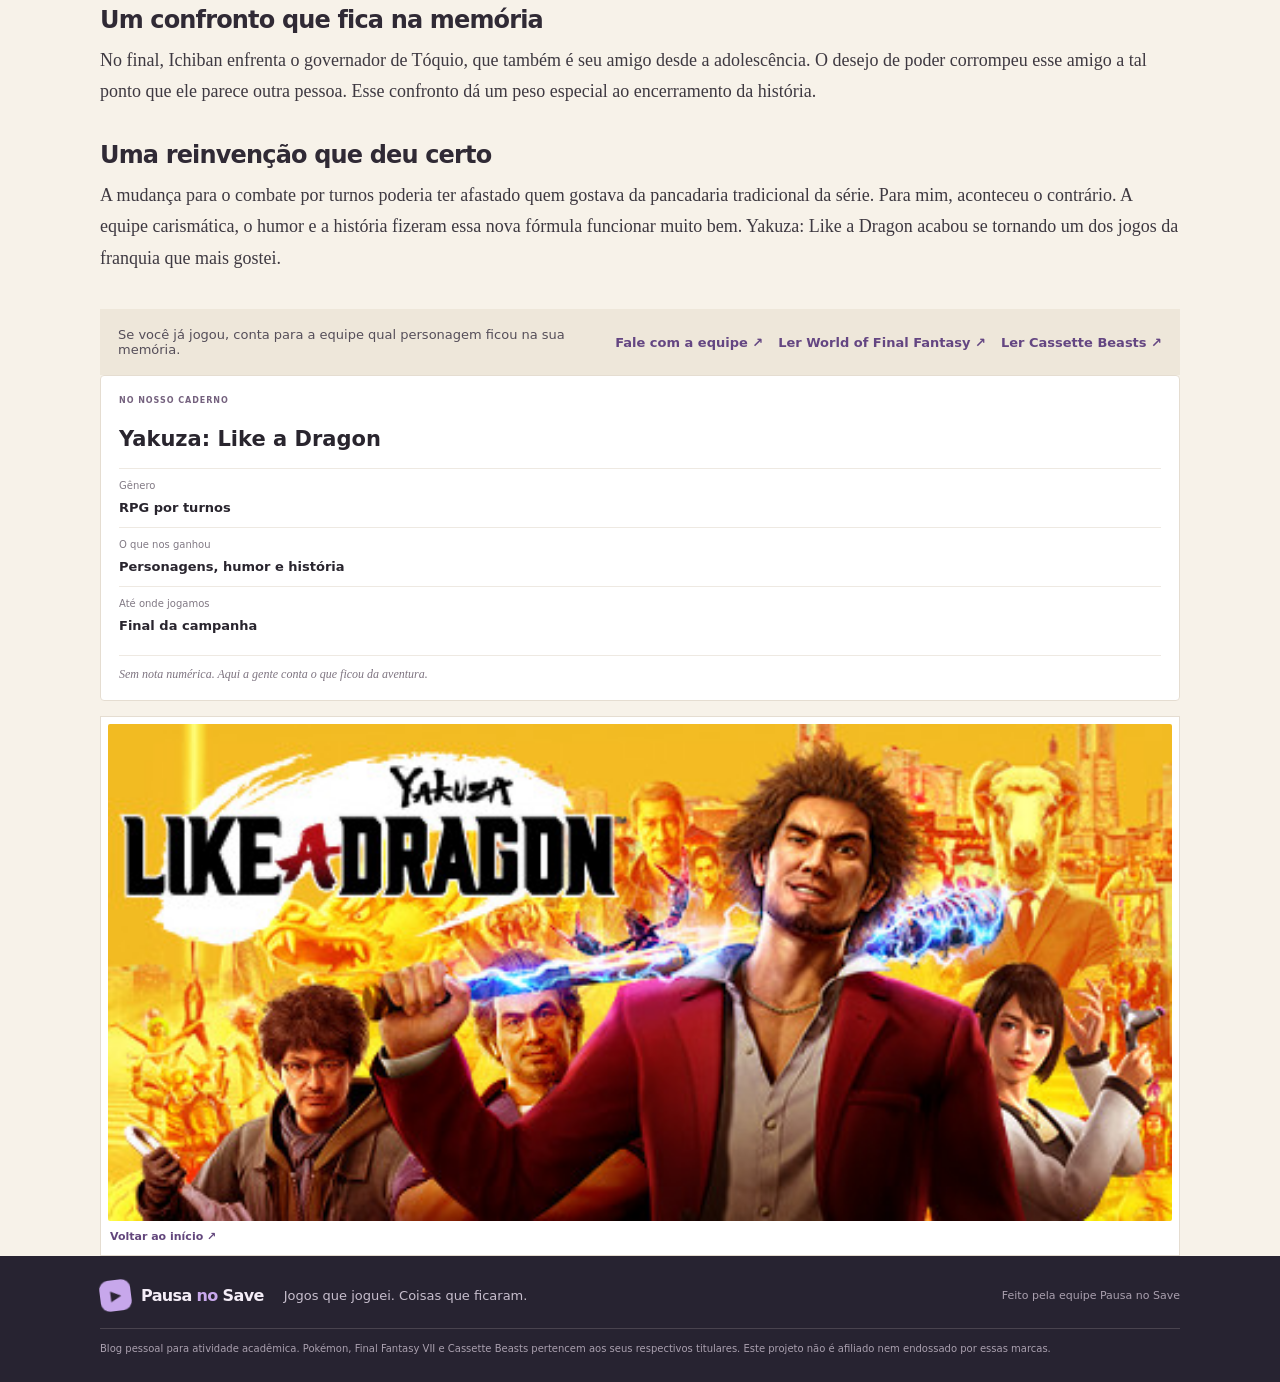
<file: yakuza.html>
<!doctype html>
<html lang="pt-BR">
  <head>
    <meta charset="utf-8">
    <meta name="viewport" content="width=device-width, initial-scale=1">
    <meta name="description" content="Review de Yakuza: Like a Dragon, RPG por turnos com Ichiban Kasuga e sua equipe improvável.">
    <meta name="theme-color" content="#f7f2e9">
    <title>Review de Yakuza: Like a Dragon | Pausa no Save</title>
    <link rel="stylesheet" href="styles.css">
    <script src="script.js" defer></script>
  </head>
  <body>
     <a class="skip" href="#main">Pular para o conteúdo</a>
    <header class="site-header">
      <div class="header-inner">
         <a class="brand" href="index.html"><span class="brand-icon" aria-hidden="true">▶</span><span>Pausa <i>no</i> Save</span></a>
        <button class="menu-toggle" aria-expanded="false" aria-controls="main-nav"><span class="sr-only">Abrir menu</span><b></b><b></b><b></b> </button>
        <nav id="main-nav" aria-label="Navegação principal">
          <a href="index.html">Início</a>
          <a href="reviews.html" aria-current="page" class="active">Reviews</a>
          <a href="rpgs.html">RPGs & criaturas</a>
          <a href="classicos.html">Clássicos</a>
          <a href="contato.html">Contato</a>
        </nav>
      </div>
    </header>
    <main id="main">
      <section class="article-hero">
        <div class="wrap">
          <p class="kicker">REVIEW PESSOAL <span>·</span> RPG POR TURNOS <span>·</span> SPOILERS SINALIZADOS </p>
          <h1>Yakuza: Like a Dragon reinventou a briga de rua </h1>
          <p class="dek">Transformar uma série conhecida pela pancadaria em um RPG por turnos parecia uma aposta arriscada. O carisma dos personagens e o jeito divertido como tudo se encaixa fizeram a ideia dar certo. </p>
        </div>
      </section>
      <article class="review-layout wrap">
        <div class="review-main">
          <figure class="article-cover">
            <img src="assets/yakuza-like-a-dragon-cover.png" alt="Arte de Yakuza: Like a Dragon com Ichiban Kasuga e seus companheiros">
            <figcaption>Arte de divulgação de Yakuza: Like a Dragon. </figcaption>
          </figure>
          <p class="article-intro">Yakuza: Like a Dragon é uma das reinvenções mais legais de uma franquia famosa pelas brigas de rua. Mesmo sendo uma mudança arriscada, o carisma dos personagens e o jeito divertido como tudo se encaixa fizeram dele, para mim, um dos melhores jogos da série. </p>
          <h2>Uma vida inteira muda em dezoito anos </h2>
          <p>A história acompanha Ichiban Kasuga, um ex-yakuza que assume a culpa por um crime a pedido de seu chefe e passa dezoito anos na prisão. Quando sai, percebe que a organização mudou, o antigo chefe já não é o mesmo e o mundo que conhecia ficou para trás. </p>
          <p>Ichiban acaba se juntando a um ex-detetive, a um morador de rua e a uma mulher que procura a irmã. No meio dessa turma improvável, ele se envolve numa trama muito maior e começa a assumir o papel de herói que sempre imaginou para si. </p>
          <h2>Uma equipe improvável e muita criatividade </h2>
          <p>Um dos pontos altos é a mistura de uma história engraçada com momentos emocionantes. As batalhas por turnos também funcionam muito bem. O jogo transforma características dos personagens em habilidades de RPG e leva as situações ao absurdo de um jeito divertido. </p>
          <p>Uma habilidade que ficou na minha cabeça é o bafo de fogo. É como se alguém pudesse cuspir fogo sem precisar usar gasolina e um isqueiro. Esse tipo de ideia mostra bem o humor do jogo e a criatividade com que ele trata cada personagem. </p>
          <div class="spoiler-label">
             A PARTIR DAQUI, FALO DO FINAL DO JOGO
          </div>
          <h2>Um confronto que fica na memória </h2>
          <p>No final, Ichiban enfrenta o governador de Tóquio, que também é seu amigo desde a adolescência. O desejo de poder corrompeu esse amigo a tal ponto que ele parece outra pessoa. Esse confronto dá um peso especial ao encerramento da história. </p>
          <h2>Uma reinvenção que deu certo </h2>
          <p>A mudança para o combate por turnos poderia ter afastado quem gostava da pancadaria tradicional da série. Para mim, aconteceu o contrário. A equipe carismática, o humor e a história fizeram essa nova fórmula funcionar muito bem. Yakuza: Like a Dragon acabou se tornando um dos jogos da franquia que mais gostei. </p>
          <div class="article-end">
             <span>Se você já jogou, conta para a equipe qual personagem ficou na sua memória.</span><a href="contato.html">Fale com a equipe ↗</a><a href="world-of-final-fantasy.html">Ler World of Final Fantasy ↗</a><a href="reviews.html">Ler Cassette Beasts ↗</a>
          </div>
        </div>
        <aside class="review-aside">
          <div class="game-note">
            <p class="kicker">NO NOSSO CADERNO </p>
            <h3>Yakuza: Like a Dragon </h3>
            <dl>
              <div>
                <dt>Gênero</dt>
                <dd>RPG por turnos</dd>
              </div>
              <div>
                <dt>O que nos ganhou</dt>
                <dd>Personagens, humor e história</dd>
              </div>
              <div>
                <dt>Até onde jogamos</dt>
                <dd>Final da campanha</dd>
              </div>
            </dl>
            <p class="note">Sem nota numérica. Aqui a gente conta o que ficou da aventura. </p>
          </div>
           <a class="aside-cover" href="index.html">
          <img src="assets/yakuza-like-a-dragon-cover.png" alt="Arte de Yakuza: Like a Dragon">
           <span>Voltar ao início ↗</span></a>
        </aside>
      </article>
    </main>
    <footer class="footer">
      <div class="wrap footer-top">
         <a class="brand" href="index.html"><span class="brand-icon">▶</span><span>Pausa <i>no</i> Save</span></a>
        <p>Jogos que joguei. Coisas que ficaram. </p>
         <span>Feito pela equipe Pausa no Save</span>
      </div>
      <div class="wrap legal">
         Blog pessoal para atividade acadêmica. Pokémon, Final Fantasy VII e Cassette Beasts pertencem aos seus respectivos titulares. Este projeto não é afiliado nem endossado por essas marcas.
      </div>
    </footer>
  </body>
</html>
</file>
<file: styles.css>
* {
  box-sizing:border-box
}
html {
  scroll-behavior:smooth
}
body {
  margin:0;
  background:#f7f2e9;
  color:#29252e;
  font:17px/1.65 system-ui,-apple-system,"Segoe UI",sans-serif
}
a {
  color:inherit;
  text-decoration:none
}
img {
  display:block;
  max-width:100%
}
.wrap {
  width:min(1080px,calc(100% - 40px));
  margin:auto
}
.skip {
  position:absolute;
  left:-999px;
  top:10px;
  background:#fff;
  padding:8px
}
.skip:focus {
  left:10px;
  z-index:20
}
.site-header {
  background:#272331;
  color:#fff
}
.header-inner {
  min-height:74px;
  width:min(1080px,calc(100% - 40px));
  margin:auto;
  display:flex;
  align-items:center;
  justify-content:space-between;
  gap:24px
}
.brand {
  display:flex;
  gap:10px;
  align-items:center;
  font-size:18px;
  font-weight:800;
  letter-spacing:-.04em
}
.brand i {
  font-style:normal;
  color:#c8a8ec
}
.brand-icon {
  width:31px;
  height:31px;
  display:grid;
  place-items:center;
  background:#c7a7eb;
  color:#2c2434;
  border-radius:9px;
  font-size:14px;
  transform:rotate(-7deg)
}
nav {
  display:flex;
  gap:22px
}
nav a {
  font-size:13px;
  font-weight:600;
  color:#ddd5e6
}
nav a:hover,nav a.active {
  color:#d7b8fa
}
.menu-toggle {
  display:none
}
.hero {
  display:grid;
  grid-template-columns:1.05fr .95fr;
  gap:58px;
  align-items:center;
  padding-block:64px 70px
}
.kicker {
  font-size:10px;
  font-weight:800;
  letter-spacing:.12em;
  color:#74617e;
  text-transform:uppercase;
  margin:0 0 14px
}
.kicker span {
  color:#c48c64
}
.hero h1,.article-hero h1,.simple-page h1 {
  font-size:clamp(39px,5.4vw,66px);
  line-height:1.04;
  letter-spacing:-.065em;
  margin:0 0 22px;
  font-weight:850
}
.hero-lead {
  font-size:20px;
  line-height:1.5;
  color:#45404b;
  margin:0 0 12px;
  max-width:570px
}
.hero-sub {
  font-size:15px;
  color:#79717b;
  max-width:540px;
  margin-bottom:23px
}
.button {
  display:inline-flex;
  align-items:center;
  gap:20px;
  background:#644682;
  color:#fff;
  border-radius:4px;
  padding:12px 16px;
  font-size:13px;
  font-weight:700;
  box-shadow:3px 3px 0 #c9a9e6;
  transition:transform .15s
}
.button:hover {
  transform:translate(2px,2px);
  box-shadow:1px 1px 0 #c9a9e6
}
.hero-cover {
  position:relative;
  display:block;
  min-height:290px;
  background:#7650a5;
  border:8px solid #fff;
  border-radius:5px;
  box-shadow:0 12px 35px #37274826;
  overflow:hidden
}
.hero-cover img {
  width:100%;
  height:100%;
  min-height:290px;
  position:absolute;
  inset:0;
  object-fit:cover;
  transition:transform .35s
}
.hero-cover:hover img {
  transform:scale(1.03)
}
.cover-caption {
  position:absolute;
  left:0;
  right:0;
  bottom:0;
  padding:48px 20px 18px;
  color:white;
  background:linear-gradient(transparent,#1c1529dc)
}
.cover-caption small,.cover-caption strong,.cover-caption em {
  display:block
}
.cover-caption small {
  font-size:9px;
  letter-spacing:.14em;
  font-weight:800;
  color:#eddaff
}
.cover-caption strong {
  font-size:25px;
  letter-spacing:-.04em
}
.cover-caption em {
  font-size:12px;
  font-style:normal;
  color:#e2caff
}
.intro-band {
  background:#eee7da;
  border-block:1px solid #e2d8c8
}
.intro-band-inner {
  display:flex;
  align-items:center;
  gap:20px;
  padding-block:18px
}
.scribble {
  color:#9b6cbf;
  font-size:25px
}
.intro-band p {
  margin:0;
  font-family:Georgia,serif;
  font-size:19px;
  color:#514b52
}
.latest {
  padding-block:65px 74px
}
.section-top {
  display:flex;
  justify-content:space-between;
  align-items:end;
  margin-bottom:21px
}
.section-top h2,.shelf h2 {
  font-size:28px;
  line-height:1.2;
  letter-spacing:-.04em;
  margin:0
}
.section-top .kicker {
  margin-bottom:8px
}
.quiet-link {
  font-size:12px;
  font-weight:700;
  color:#62467c
}
.latest-card {
  display:grid;
  grid-template-columns:.9fr 1.1fr;
  min-height:290px;
  background:#fff;
  border:1px solid #e6dfd3;
  border-radius:5px;
  overflow:hidden;
  box-shadow:0 7px 22px #32252b0a
}
.latest-image img {
  height:100%;
  min-height:290px;
  width:100%;
  object-fit:cover
}
.latest-copy {
  padding:28px 32px
}
.category {
  font-size:9px;
  font-weight:800;
  letter-spacing:.13em;
  color:#82639c;
  margin:0 0 9px
}
.latest-copy h3 {
  font-size:28px;
  line-height:1.2;
  letter-spacing:-.045em;
  margin:0 0 11px
}
.latest-copy>p:not(.category) {
  font-size:15px;
  color:#6e6771;
  margin:0 0 20px
}
.read-link {
  display:inline-block;
  margin-top:16px;
  color:#62467c;
  font-size:12px;
  font-weight:800
}
.read-link b {
  padding-left:5px
}
.shelf {
  padding-block:55px;
  background:#292530;
  color:#f4edf7
}
.shelf-grid {
  display:grid;
  grid-template-columns:.85fr 1.15fr;
  gap:20px 52px;
  align-items:center
}
.shelf .kicker {
  color:#cfb4e5
}
.shelf h2 {
  max-width:380px;
  font-size:31px;
  margin-bottom:12px
}
.shelf-grid>div:first-child>p:not(.kicker) {
  max-width:420px;
  color:#c9c0cf;
  font-size:15px
}
.source-note {
  font-size:11px;
  color:#a59aa9
}
.inspiration-cards {
  display:grid;
  grid-template-columns:1fr 1fr;
  gap:13px
}
.inspiration {
  position:relative;
  min-height:166px;
  background:#fff;
  border-radius:4px;
  display:grid;
  place-items:center;
  overflow:hidden
}
.inspiration img {
  width:100%;
  height:166px;
  object-fit:contain;
  image-rendering:pixelated
}
.inspiration.cloud {
  background:#e8e2f0
}
.inspiration.cloud img {
  padding:20px;
  image-rendering:pixelated
}
.inspiration span {
  position:absolute;
  bottom:0;
  left:0;
  right:0;
  padding:8px 9px;
  color:white;
  background:#272331d9;
  font-size:8px;
  letter-spacing:.06em;
  font-weight:800
}
.inspiration span b {
  float:right
}
.credits {
  grid-column:1/-1;
  margin:0;
  color:#bcb1c2;
  font-size:10px
}
.credits a {
  text-decoration:underline;
  color:#e4c9ff
}
.more {
  padding-block:59px 76px
}
.more>.kicker {
  margin-bottom:18px
}
.more-grid {
  display:grid;
  grid-template-columns:repeat(3,1fr);
  gap:13px
}
.more-grid>a {
  display:flex;
  gap:14px;
  align-items:flex-start;
  padding:18px;
  background:#fff;
  border:1px solid #e7dfd4;
  border-radius:4px
}
.more-grid>a>span {
  font-size:10px;
  color:#9b6cbf;
  font-weight:800;
  padding-top:4px
}
.more-grid h3 {
  margin:0;
  font-size:17px
}
.more-grid p {
  margin:3px 0 0;
  font-size:13px;
  color:#77707b
}
.more-grid>a>b {
  margin-left:auto;
  color:#8f65b1
}
.footer {
  background:#272331;
  color:#f4edf7;
  padding-block:24px
}
.footer-top {
  display:flex;
  align-items:center;
  gap:20px
}
.footer-top .brand {
  font-size:16px
}
.footer-top p {
  margin:0 auto 0 0;
  color:#c7becd;
  font-size:13px
}
.footer-top>span {
  font-size:11px;
  color:#aaa0af
}
.legal {
  border-top:1px solid #49434e;
  margin-top:17px;
  padding-top:12px;
  color:#aaa0af;
  font-size:10px
}
.article-hero {
  background:#eee7da;
  padding-block:48px 38px;
  border-bottom:1px solid #e0d7c8
}
.article-hero .wrap {
  max-width:850px
}
.article-hero h1 {
  max-width:780px;
  font-size:clamp(36px,4.6vw,54px);
  margin-bottom:13px
}
.article-hero .dek {
  font-family:Georgia,serif;
  font-size:20px;
  line-height:1.5;
  color:#625966;
  max-width:760px;
  margin:0 0 19px
}
.article-hero .review-layout {
  display:grid;
  grid-template-columns:minmax(0,720px) 245px;
  gap:55px;
  padding-block:38px 80px;
  align-items:start
}
.article-cover {
  margin:0 0 26px
}
.article-cover img {
  width:100%;
  border-radius:4px
}
.article-cover figcaption {
  font-size:10px;
  color:#88808a;
  margin-top:5px
}
.review-main {
  font-family:Georgia,"Times New Roman",serif;
  font-size:18px;
  line-height:1.75;
  color:#3e3941
}
.review-main p {
  margin:0 0 19px
}
.review-main .article-intro {
  font-size:21px;
  line-height:1.6;
  color:#332d38
}
.review-main h2 {
  font-family:system-ui,sans-serif;
  font-size:24px;
  letter-spacing:-.035em;
  line-height:1.25;
  margin:32px 0 10px;
  color:#302a35
}
.pullquote {
  border-left:4px solid #a578c1;
  padding:9px 0 9px 20px;
  margin:29px 0;
  display:flex;
  gap:10px;
  color:#654b79
}
.pullquote span {
  font:48px Georgia;
  line-height:.8;
  color:#b38aca
}
.pullquote p {
  font-size:21px;
  font-style:italic;
  margin:0
}
.spoiler-label {
  background:#f1e7ce;
  border-left:4px solid #b47648;
  padding:9px 12px;
  margin:30px 0 10px;
  font:800 10px system-ui;
  letter-spacing:.08em;
  color:#745233
}
.article-end {
  margin-top:35px;
  padding:18px;
  background:#eee7da;
  display:flex;
  gap:15px;
  justify-content:space-between;
  align-items:center;
  font:13px system-ui;
  color:#554e59
}
.article-end a {
  color:#644682;
  font-weight:800;
  white-space:nowrap
}
.review-aside {
  position:sticky;
  top:20px
}
.game-note {
  background:#fff;
  border:1px solid #e5ddd1;
  border-radius:4px;
  padding:18px
}
.game-note .kicker {
  font-size:8px
}
.game-note h3 {
  font-size:21px;
  margin:0 0 12px
}
.game-note dl {
  margin:0
}
.game-note dl div {
  padding:9px 0;
  border-top:1px solid #eee9e2
}
.game-note dt {
  font-size:10px;
  color:#817984
}
.game-note dd {
  font-size:13px;
  font-weight:700;
  margin:2px 0 0
}
.game-note .note {
  font:italic 12px Georgia;
  color:#7e7480;
  border-top:1px solid #eee9e2;
  padding-top:11px;
  margin:10px 0 0
}
.aside-cover {
  display:block;
  margin-top:15px;
  background:#fff;
  padding:7px;
  border:1px solid #e5ddd1
}
.aside-cover img {
  width:100%;
  border-radius:2px
}
.aside-cover span {
  display:block;
  color:#62467c;
  font-size:11px;
  font-weight:700;
  padding:7px 2px 2px
}
.simple-page {
  max-width:850px;
  padding-block:76px 100px;
  min-height:65vh
}
.simple-page h1 {
  font-size:54px;
  margin-bottom:15px
}
.simple-page .dek {
  max-width:700px;
  font-family:Georgia,serif;
  font-size:21px;
  line-height:1.6;
  color:#625966
}
.empty-note {
  display:flex;
  gap:18px;
  max-width:700px;
  padding:23px;
  margin-top:33px;
  background:#fff;
  border:1px solid #e7dfd4;
  border-radius:4px
}
.empty-note>span {
  color:#9b6cbf;
  font-size:24px
}
.empty-note h2 {
  font-size:20px;
  margin:0 0 7px
}
.empty-note p {
  color:#706873;
  font-size:15px;
  margin:0 0 10px
}
.empty-note a {
  font-size:13px;
  color:#62467c;
  font-weight:800
}
.about-card {
  display:flex;
  gap:17px;
  align-items:flex-start;
  max-width:700px;
  padding:23px;
  background:#eee7da;
  margin:27px 0
}
.avatar-large {
  width:50px;
  height:50px;
  flex:none;
  font-size:15px
}
.about-card h2 {
  font-size:19px;
  margin:0 0 5px
}
.about-card p {
  margin:0;
  color:#625966
}
.contact-form {
  max-width:600px;
  display:grid;
  gap:8px;
  margin-top:24px
}
.contact-form label {
  font-size:11px;
  font-weight:800;
  color:#574c61
}
.contact-form input,.contact-form textarea {
  width:100%;
  border:1px solid #d8ccdd;
  border-radius:3px;
  background:#fff;
  padding:11px 12px;
  font:15px system-ui;
  color:#29252e
}
.contact-form input:focus,.contact-form textarea:focus {
  outline:2px solid #b99bd2
}
.contact-form .button {
  justify-self:start;
  border:0
}
.contact-form small {
  font-size:11px;
  color:#817984
}
@media(max-width:760px) {
  .wrap,.header-inner {
    width:calc(100% - 32px)
  }
  .header-inner {
    min-height:65px
  }
  .brand {
    font-size:16px
  }
  .menu-toggle {
    display:grid;
    gap:4px;
    border:0;
    background:transparent;
    padding:9px
  }
  .menu-toggle b {
    height:2px;
    width:21px;
    background:#d7b8fa
  }
  .site-header nav {
    display:none;
    position:absolute;
    top:65px;
    left:0;
    right:0;
    padding:9px 18px 17px;
    background:#272331;
    flex-direction:column;
    gap:0
  }
  .site-header nav.open {
    display:flex
  }
  .site-header nav a {
    padding:10px 2px;
    border-bottom:1px solid #48414f
  }
  .hero {
    grid-template-columns:1fr;
    gap:27px;
    padding-block:42px 48px
  }
  .hero h1 {
    font-size:44px
  }
  .hero-lead {
    font-size:18px
  }
  .hero-cover,.hero-cover img {
    min-height:225px
  }
  .intro-band-inner {
    padding-block:14px;
    gap:12px
  }
  .intro-band p {
    font-size:17px
  }
  .latest {
    padding-block:45px
  }
  .section-top {
    align-items:start;
    gap:12px
  }
  .section-top h2 {
    font-size:23px
  }
  .quiet-link {
    font-size:11px;
    white-space:nowrap
  }
  .latest-card {
    grid-template-columns:1fr
  }
  .latest-image img {
    min-height:0;
    aspect-ratio:2/1
  }
  .latest-copy {
    padding:20px
  }
  .latest-copy h3 {
    font-size:24px
  }
  .shelf {
    padding-block:40px
  }
  .shelf-grid {
    grid-template-columns:1fr;
    gap:17px
  }
  .shelf h2 {
    font-size:27px
  }
  .inspiration {
    min-height:130px
  }
  .inspiration img {
    height:130px
  }
  .more {
    padding-block:42px 58px
  }
  .more-grid {
    grid-template-columns:1fr
  }
  .footer-top {
    flex-wrap:wrap;
    gap:10px
  }
  .footer-top p {
    order:3;
    width:100%
  }
  .footer-top>span {
    margin-left:auto;
    font-size:10px
  }
  .article-hero {
    padding-block:35px 26px
  }
  .article-hero h1 {
    font-size:38px
  }
  .article-hero .dek {
    font-size:18px
  }
  .review-layout {
    grid-template-columns:1fr;
    gap:25px;
    padding-block:24px 55px
  }
  .review-main {
    font-size:17px
  }
  .review-main .article-intro {
    font-size:19px
  }
  .review-main h2 {
    font-size:21px;
    margin-top:26px
  }
  .review-aside {
    position:static;
    display:grid;
    grid-template-columns:1fr 1fr;
    gap:12px
  }
  .aside-cover {
    margin:0;
    align-self:start
  }
  .game-note {
    padding:14px
  }
  .simple-page {
    padding-block:52px 70px
  }
  .simple-page h1 {
    font-size:42px
  }
  .simple-page .dek {
    font-size:18px
  }
  .empty-note {
    padding:17px
  }
  .article-end {
    align-items:flex-start;
    flex-direction:column
  }
  .credits {
    font-size:9px
  }
}
@media(prefers-reduced-motion:reduce) {
  html {
    scroll-behavior:auto
  }
}
.yakuza-card .latest-image {
  background:#efb21a
}
.yakuza-card .latest-image img {
  object-fit:contain
}
</file>
